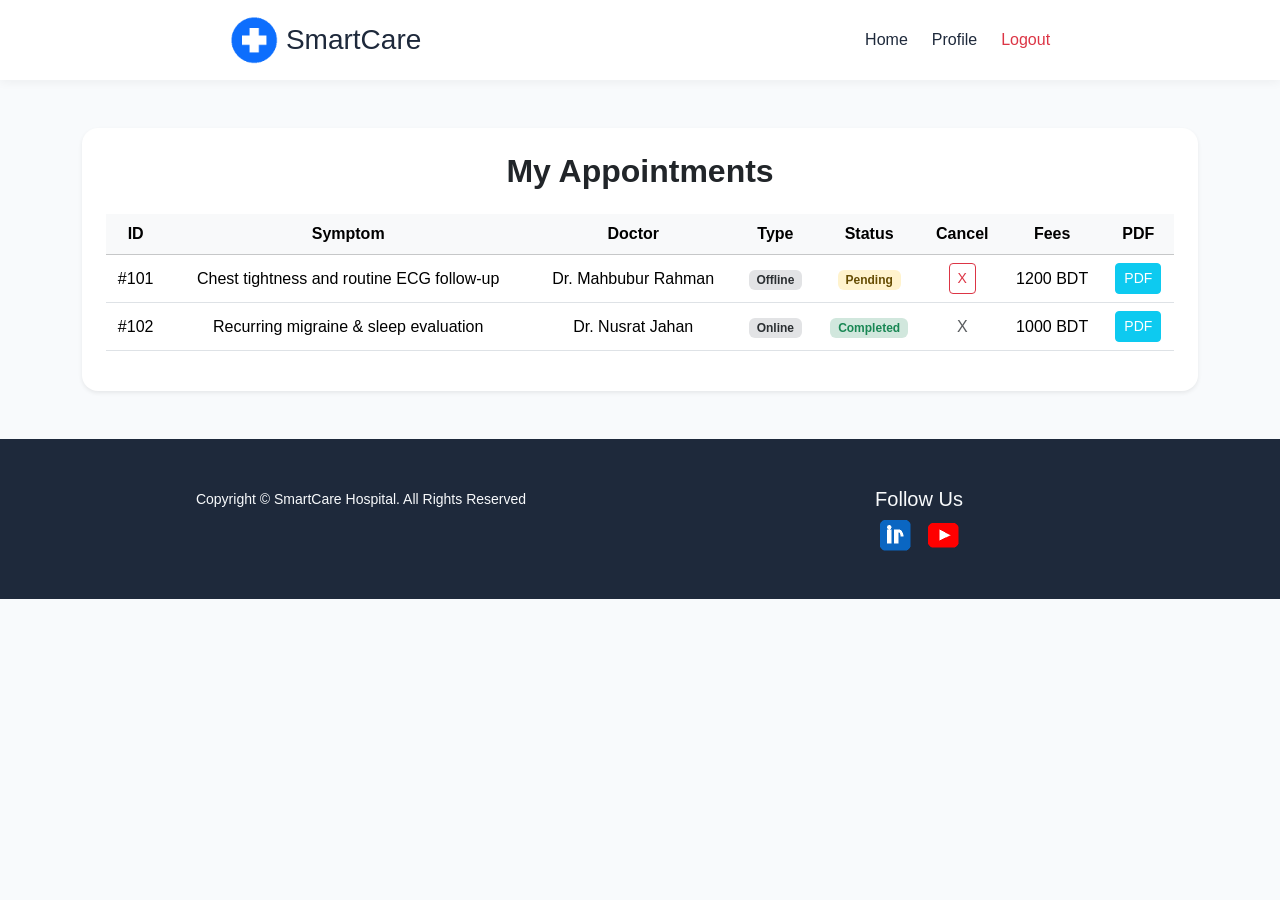
<file: allAppointment.html>
<!DOCTYPE html>
<html lang="en">
<head>
    <meta charset="UTF-8">
    <meta name="viewport" content="width=device-width, initial-scale=1.0">
    <title>All Appointments - SmartCare</title>
    <link href="https://cdn.jsdelivr.net/npm/bootstrap@5.3.3/dist/css/bootstrap.min.css" rel="stylesheet">
    <link rel="stylesheet" href="style.css">
</head>
<body>
    <header>
        <nav class="d-flex justify-content-around align-items-center p-3 flex-wrap gap-3">
            <div class="logo-container d-flex align-items-center gap-2">
                <a class="text-none" href="index.html"><img style="width: 48px; height: auto;" src="./images/logo.png" alt="SmartCare"></a>
                <h3 class="mb-0"><a href="index.html">SmartCare</a></h3>
            </div>
            <ul class="menu-container d-flex align-items-center gap-4 mb-0 ps-0">
                <li class="menu"><a href="index.html">Home</a></li>
                <li class="menu"><a href="userDetails.html">Profile</a></li>
                <li class="menu"><a onclick="handleLogout(event)" href="#" class="text-danger">Logout</a></li>
            </ul>
        </nav>
    </header>

    <main class="container my-5">
        <div class="card shadow-sm border-0 p-4 rounded-4">
            <h2 class="text-center fw-bold mb-4">My Appointments</h2>
            <div class="table-responsive">
                <table class="table table-hover align-middle text-center">
                    <thead class="table-light">
                        <tr>
                            <th>ID</th>
                            <th>Symptom</th>
                            <th>Doctor</th>
                            <th>Type</th>
                            <th>Status</th>
                            <th>Cancel</th>
                            <th>Fees</th>
                            <th>PDF</th>
                        </tr>
                    </thead>
                    <tbody id="table-body">
                    </tbody>
                </table>
            </div>
        </div>
    </main>

    <footer class="p-5 mt-5">
        <div class="container row m-auto">
            <div class="col-md-6 text-center">
                <p class="mb-0"><small>Copyright &copy; SmartCare Hospital. All Rights Reserved</small></p>
            </div>
            <div class="col-md-6 text-center">
                <h5>Follow Us</h5>
                <div class="icons d-flex justify-content-center gap-3">
                    <a href="#"><img src="./images/LinkedIn.png" alt="LinkedIn"></a>
                    <a href="#"><img src="./images/YouTube.png" alt="YouTube"></a>
                </div>
            </div>
        </div>
    </footer>

    <script src="https://cdn.jsdelivr.net/npm/bootstrap@5.3.3/dist/js/bootstrap.bundle.min.js"></script>
    <script src="allAppointment.js"></script>
    <script src="logout.js"></script>
</body>
</html>
</file>
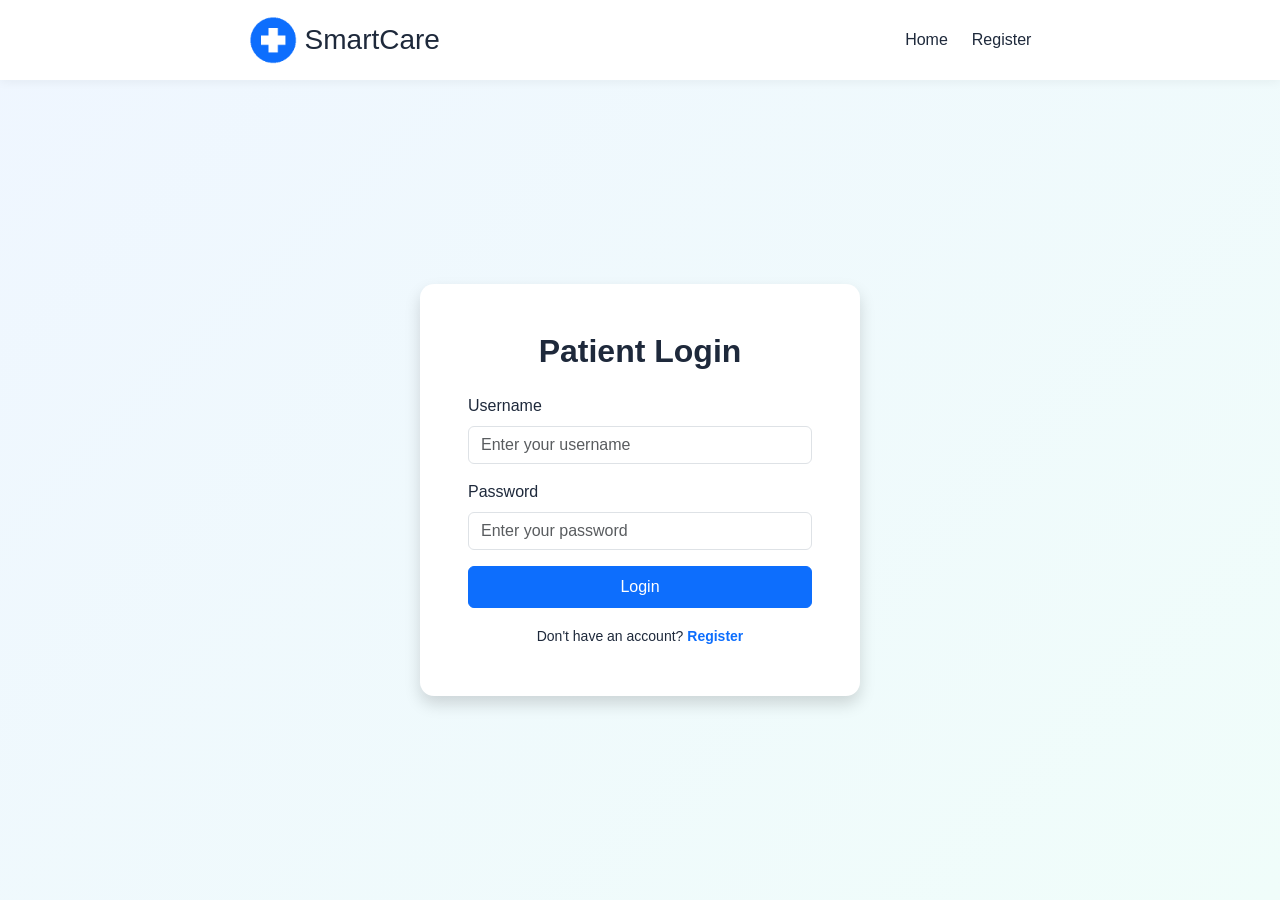
<file: login.html>
<!DOCTYPE html>
<html lang="en">
<head>
    <meta charset="UTF-8">
    <meta name="viewport" content="width=device-width, initial-scale=1.0">
    <title>Login - SmartCare</title>
    <link href="https://cdn.jsdelivr.net/npm/bootstrap@5.3.3/dist/css/bootstrap.min.css" rel="stylesheet">
    <link rel="stylesheet" href="style.css">
    <link rel="stylesheet" href="login.css">
</head>
<body>
    <header>
        <nav class="d-flex justify-content-around align-items-center p-3">
            <div class="logo-container d-flex align-items-center gap-2">
                <a class="text-none" href="index.html"><img style="width: 48px; height: auto;" src="./images/logo.png" alt="SmartCare"></a>
                <h3 class="mb-0"><a href="index.html">SmartCare</a></h3>
            </div>
            <ul class="menu-container d-flex gap-4 mb-0 ps-0">
                <li class="menu"><a href="index.html">Home</a></li>
                <li class="menu"><a href="reg.html">Register</a></li>
            </ul>
        </nav>
    </header>

    <div class="auth-wrapper">
        <div class="login-container shadow p-4 p-md-5">
            <h2 class="text-center fw-bold mb-4">Patient Login</h2>
            <form onsubmit="handleLogin(event)">
                <div class="mb-3">
                    <label for="login-username" class="form-label">Username</label>
                    <input type="text" class="form-control" id="login-username" placeholder="Enter your username" required>
                </div>
                <div class="mb-3">
                    <label for="login-password" class="form-label">Password</label>
                    <input type="password" class="form-control" id="login-password" placeholder="Enter your password" required>
                </div>
                <p id="error" class="text-danger small"></p>
                <button type="submit" class="btn btn-primary w-100 py-2">Login</button>
                <p class="text-center mt-3 mb-0"><small>Don't have an account? <a class="text-primary fw-semibold" href="reg.html">Register</a></small></p>
            </form>
        </div>
    </div>

    <script src="auth.js"></script>
</body>
</html>
</file>
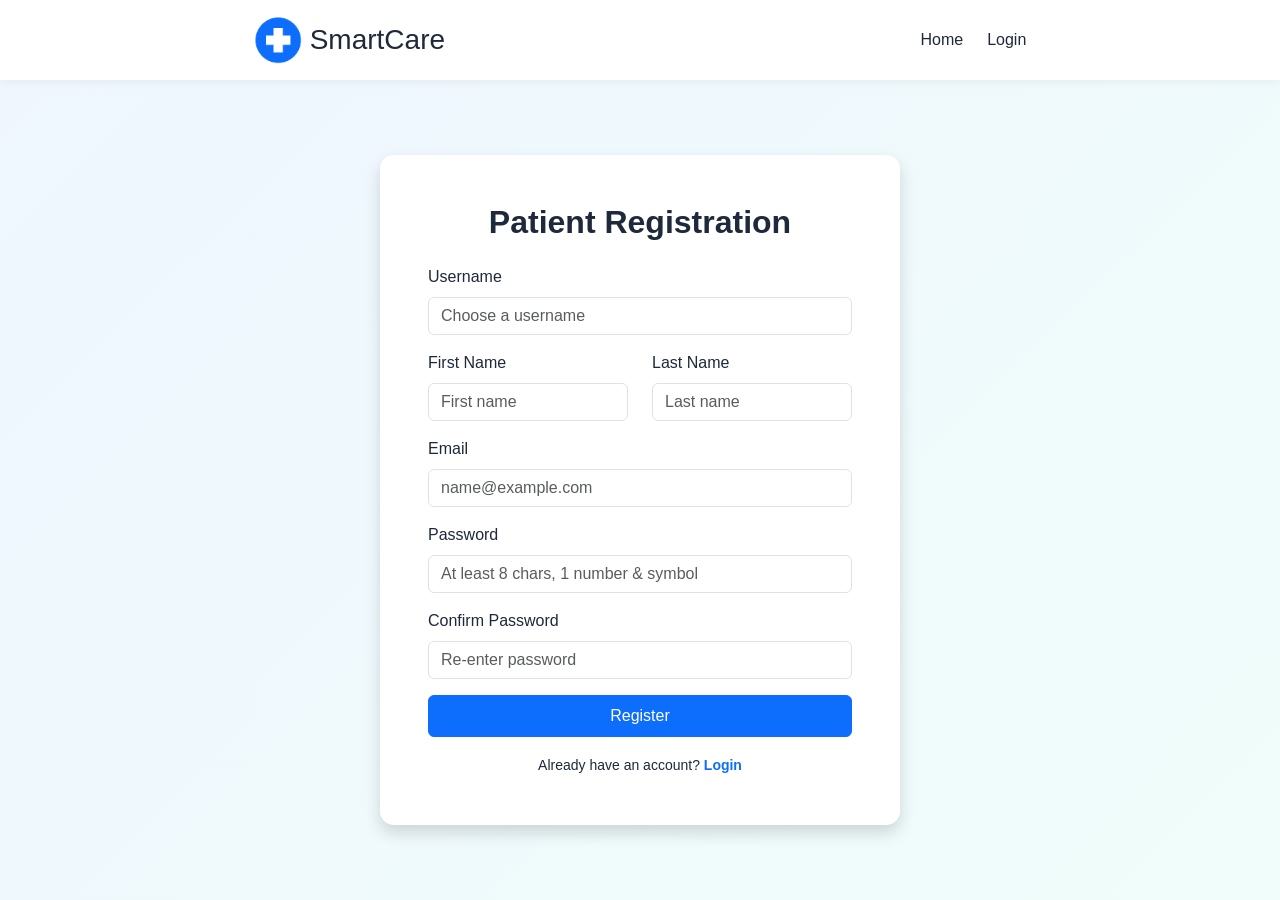
<file: reg.html>
<!DOCTYPE html>
<html lang="en">
<head>
    <meta charset="UTF-8">
    <meta name="viewport" content="width=device-width, initial-scale=1.0">
    <title>Registration - SmartCare</title>
    <link href="https://cdn.jsdelivr.net/npm/bootstrap@5.3.3/dist/css/bootstrap.min.css" rel="stylesheet">
    <link rel="stylesheet" href="style.css">
    <link rel="stylesheet" href="login.css">
</head>
<body>
    <header>
        <nav class="d-flex justify-content-around align-items-center p-3">
            <div class="logo-container d-flex align-items-center gap-2">
                <a class="text-none" href="index.html"><img style="width: 48px; height: auto;" src="./images/logo.png" alt="SmartCare"></a>
                <h3 class="mb-0"><a href="index.html">SmartCare</a></h3>
            </div>
            <ul class="menu-container d-flex gap-4 mb-0 ps-0">
                <li class="menu"><a href="index.html">Home</a></li>
                <li class="menu"><a href="login.html">Login</a></li>
            </ul>
        </nav>
    </header>

    <div class="auth-wrapper">
        <div class="login-container shadow p-4 p-md-5" style="max-width: 520px;">
            <h2 class="text-center fw-bold mb-4">Patient Registration</h2>
            <form onsubmit="handleRegistration(event)">
                <div class="mb-3">
                    <label for="username" class="form-label">Username</label>
                    <input type="text" id="username" class="form-control" placeholder="Choose a username" required>
                </div>
                <div class="row">
                    <div class="col-md-6 mb-3">
                        <label for="first_name" class="form-label">First Name</label>
                        <input type="text" id="first_name" class="form-control" placeholder="First name" required>
                    </div>
                    <div class="col-md-6 mb-3">
                        <label for="last_name" class="form-label">Last Name</label>
                        <input type="text" id="last_name" class="form-control" placeholder="Last name" required>
                    </div>
                </div>
                <div class="mb-3">
                    <label for="email" class="form-label">Email</label>
                    <input type="email" id="email" class="form-control" placeholder="name@example.com" required>
                </div>
                <div class="mb-3">
                    <label for="password" class="form-label">Password</label>
                    <input type="password" id="password" class="form-control" placeholder="At least 8 chars, 1 number & symbol" required>
                </div>
                <div class="mb-3">
                    <label for="confirm_password" class="form-label">Confirm Password</label>
                    <input type="password" id="confirm_password" class="form-control" placeholder="Re-enter password" required>
                </div>
                <p id="error" class="text-danger small"></p>
                <button type="submit" class="btn btn-primary w-100 py-2">Register</button>
                <p class="text-center mt-3 mb-0"><small>Already have an account? <a class="text-primary fw-semibold" href="login.html">Login</a></small></p>
            </form>
        </div>
    </div>

    <script src="auth.js"></script>
</body>
</html>
</file>
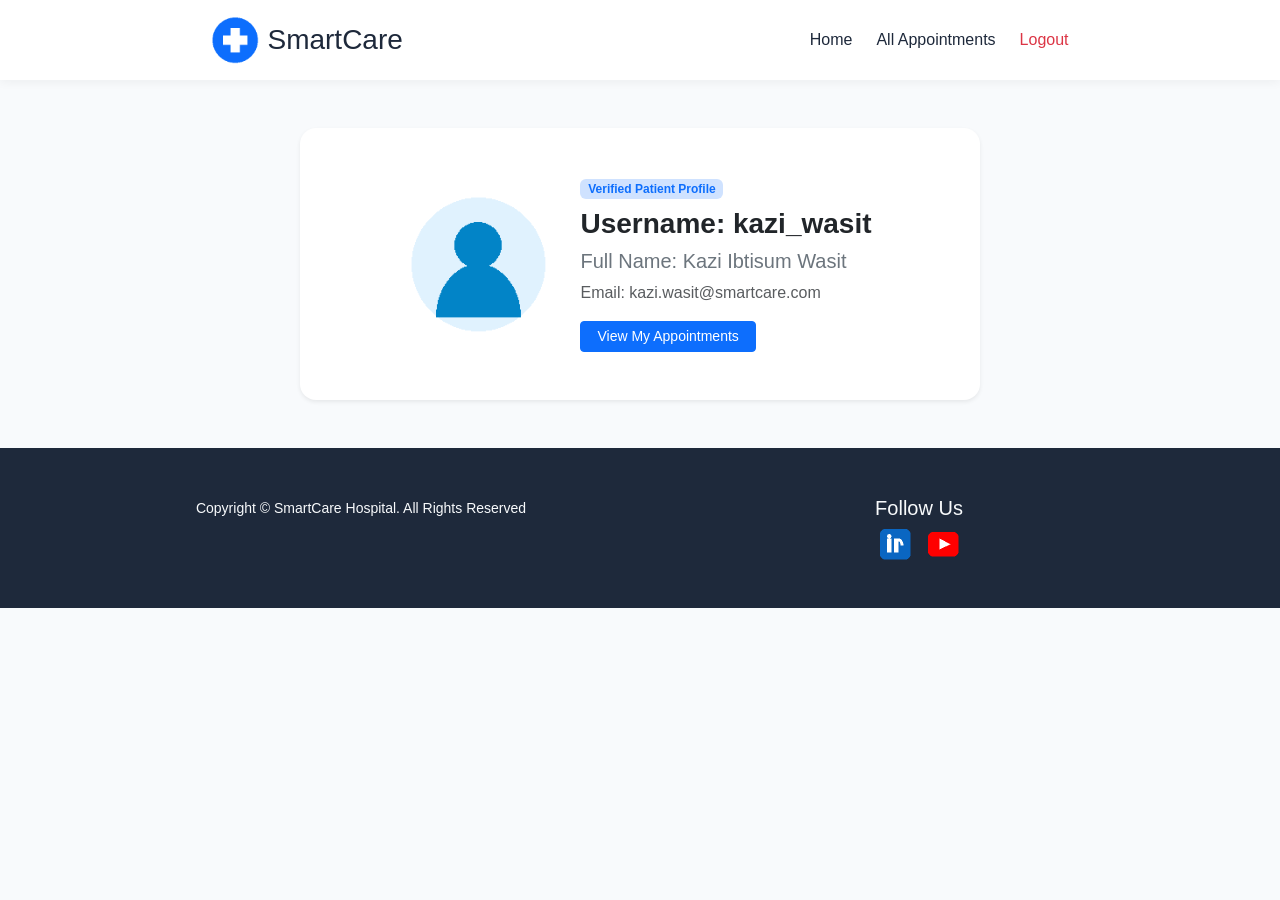
<file: userDetails.html>
<!DOCTYPE html>
<html lang="en">
<head>
    <meta charset="UTF-8">
    <meta name="viewport" content="width=device-width, initial-scale=1.0">
    <title>User Details - SmartCare</title>
    <link href="https://cdn.jsdelivr.net/npm/bootstrap@5.3.3/dist/css/bootstrap.min.css" rel="stylesheet">
    <link rel="stylesheet" href="style.css">
</head>
<body>
    <header>
        <nav class="d-flex justify-content-around align-items-center p-3 flex-wrap gap-3">
            <div class="logo-container d-flex align-items-center gap-2">
                <a class="text-none" href="index.html"><img style="width: 48px; height: auto;" src="./images/logo.png" alt="SmartCare"></a>
                <h3 class="mb-0"><a href="index.html">SmartCare</a></h3>
            </div>
            <ul class="menu-container d-flex align-items-center gap-4 mb-0 ps-0">
                <li class="menu"><a href="index.html">Home</a></li>
                <li class="menu"><a href="allAppointment.html">All Appointments</a></li>
                <li class="menu"><a onclick="handleLogout(event)" href="#" class="text-danger">Logout</a></li>
            </ul>
        </nav>
    </header>

    <main class="container my-5">
        <div id="user-details-container" class="card p-4 p-md-5 shadow-sm border-0 rounded-4 mx-auto" style="max-width: 680px;">
        </div>
    </main>

    <footer class="p-5 mt-5">
        <div class="container row m-auto">
            <div class="col-md-6 text-center">
                <p class="mb-0"><small>Copyright &copy; SmartCare Hospital. All Rights Reserved</small></p>
            </div>
            <div class="col-md-6 text-center">
                <h5>Follow Us</h5>
                <div class="icons d-flex justify-content-center gap-3">
                    <a href="#"><img src="./images/LinkedIn.png" alt="LinkedIn"></a>
                    <a href="#"><img src="./images/YouTube.png" alt="YouTube"></a>
                </div>
            </div>
        </div>
    </footer>

    <script src="https://cdn.jsdelivr.net/npm/bootstrap@5.3.3/dist/js/bootstrap.bundle.min.js"></script>
    <script src="userDetails.js"></script>
    <script src="logout.js"></script>
</body>
</html>
</file>
<file: style.css>
* {
    margin: 0;
    padding: 0;
    box-sizing: border-box;
}

body {
    font-family: 'Segoe UI', Tahoma, Geneva, Verdana, sans-serif;
    background-color: #f8fafc;
    color: #1e293b;
}

li {
    list-style: none;
}

a {
    text-decoration: none;
    color: inherit;
}

header nav {
    background-color: #ffffff;
    box-shadow: 0 2px 10px rgba(0, 0, 0, 0.05);
}

.menu {
    cursor: pointer;
    font-weight: 500;
    transition: color 0.2s ease;
}

.menu:hover {
    color: #0d6efd;
}

.banner-container {
    background: linear-gradient(135deg, #eff6ff 0%, #f0fdfa 100%);
    padding: 50px 8%;
}

.banner {
    display: flex;
    align-items: center;
    justify-content: space-between;
    gap: 2rem;
    flex-wrap: wrap;
}

.banner-left {
    flex: 1 1 360px;
}

.banner-right {
    flex: 1 1 320px;
    text-align: center;
}

.banner-img {
    width: 100%;
    max-width: 420px;
    height: auto;
    border-radius: 16px;
    box-shadow: 0 10px 25px rgba(13, 110, 253, 0.12);
}

.title {
    font-weight: 700;
    color: #0f172a;
}

.description {
    color: #64748b;
    max-width: 600px;
    margin: 0 auto 1.5rem auto;
}

.service-container,
.doctors-container,
.review-container {
    padding: 40px 6%;
}

.doctor-card {
    transition: transform 0.2s ease, box-shadow 0.2s ease;
    border: none;
    border-radius: 12px;
}

.doctor-card:hover {
    transform: translateY(-5px);
    box-shadow: 0 12px 24px rgba(0, 0, 0, 0.1) !important;
}

.doctor-card img {
    width: 110px;
    height: 110px;
    object-fit: cover;
    border-radius: 50%;
    margin: 12px auto;
}

.search-box {
    display: flex;
    gap: 8px;
    align-items: center;
}

.search-box input {
    padding: 6px 14px;
    border: 1px solid #cbd5e1;
    border-radius: 6px;
    outline: none;
}

.search-box input:focus {
    border-color: #0d6efd;
}

.user-all {
    display: flex;
    align-items: center;
    justify-content: center;
    gap: 2rem;
    flex-wrap: wrap;
}

.user-img img {
    width: 140px;
    height: 140px;
    border-radius: 50%;
    object-fit: cover;
}

footer {
    background-color: #1e293b;
    color: #f8fafc;
}

footer img {
    width: 32px;
    height: 32px;
    transition: transform 0.2s ease;
}

footer img:hover {
    transform: scale(1.1);
}

@media (max-width: 768px) {
    .banner-container {
        padding: 30px 5%;
        text-align: center;
    }
    .banner-left p {
        width: 100% !important;
    }
}
</file>
<file: login.css>
body {
    background: linear-gradient(135deg, #eff6ff 0%, #f0fdfa 100%);
    min-height: 100vh;
    display: flex;
    flex-direction: column;
}

.auth-wrapper {
    flex: 1;
    display: flex;
    justify-content: center;
    align-items: center;
    padding: 2rem 1rem;
}

.login-container {
    background-color: #ffffff;
    width: 100%;
    max-width: 440px;
    border-radius: 14px;
}
</file>
